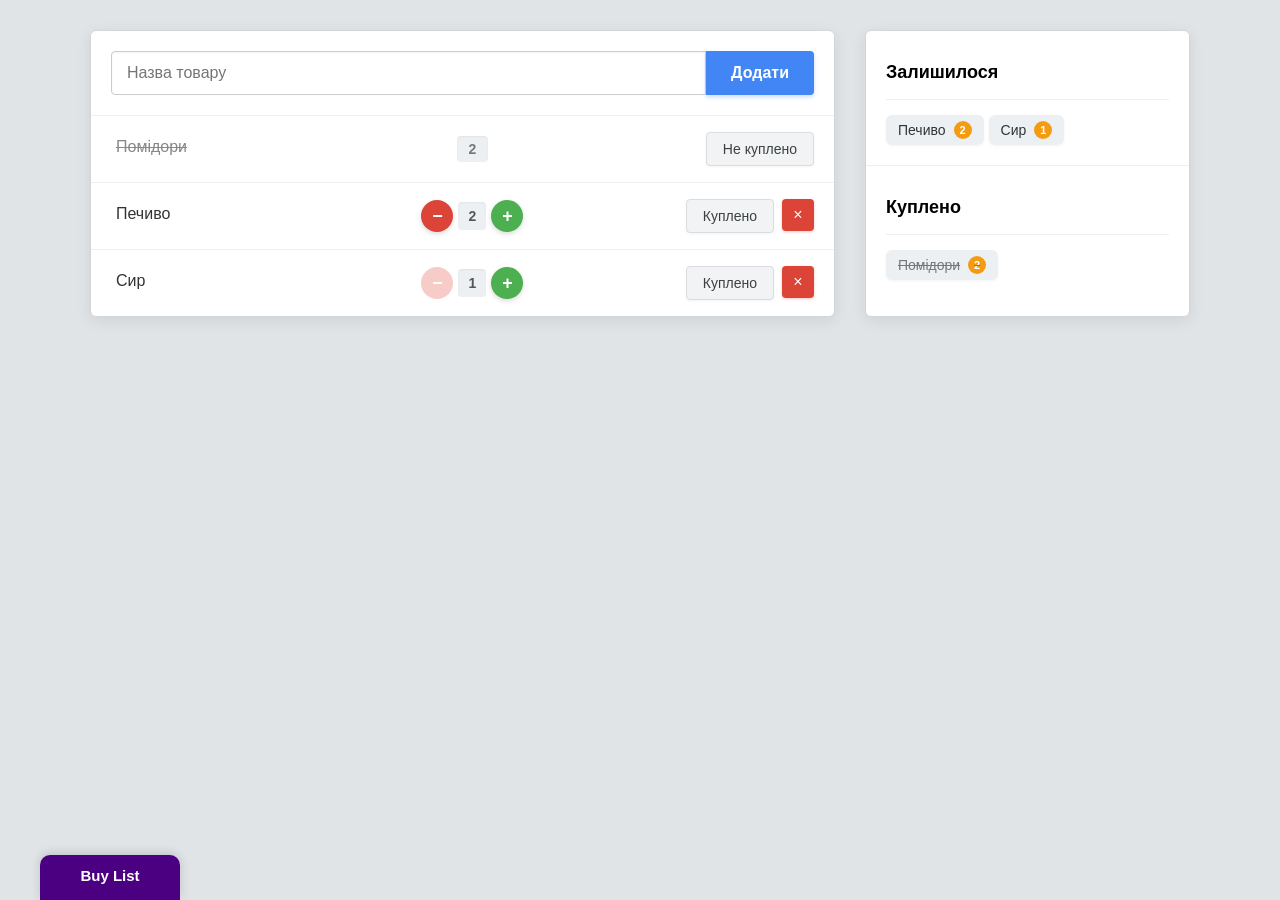
<file: Hw1/index.html>
<!DOCTYPE html>
<html lang="uk">
<head>
    <meta charset="UTF-8">
    <meta name="viewport" content="width=device-width, initial-scale=1.0">
    <title>Buy List</title>
    <link rel="stylesheet" href="main.css">
    <script src="logic.js" defer></script>
</head>
<body>

    <div class="container">
        <main class="card shopping-list">
            <header class="input-section">
                <input type="text" id="new-product-name" placeholder="Назва товару" autofocus>
                <button class="btn-add" id="btn-add-product" data-tooltip="Додати товар">Додати</button>
            </header>

            <div id="products-container"></div>
        </main>

        <aside class="card summary-card">
            <section>
                <h2>Залишилося</h2>
                <div id="remain-container"></div>
            </section>
            
            <section>
                <h2>Куплено</h2>
                <div id="bought-container"></div>
            </section>
        </aside>
    </div>

    <footer class="badge" aria-label="Author">
        <span class="badge-title">Buy List</span>
        <span class="badge-author">Хомініч Катерина</span>
    </footer>
</body>
</html>
</file>
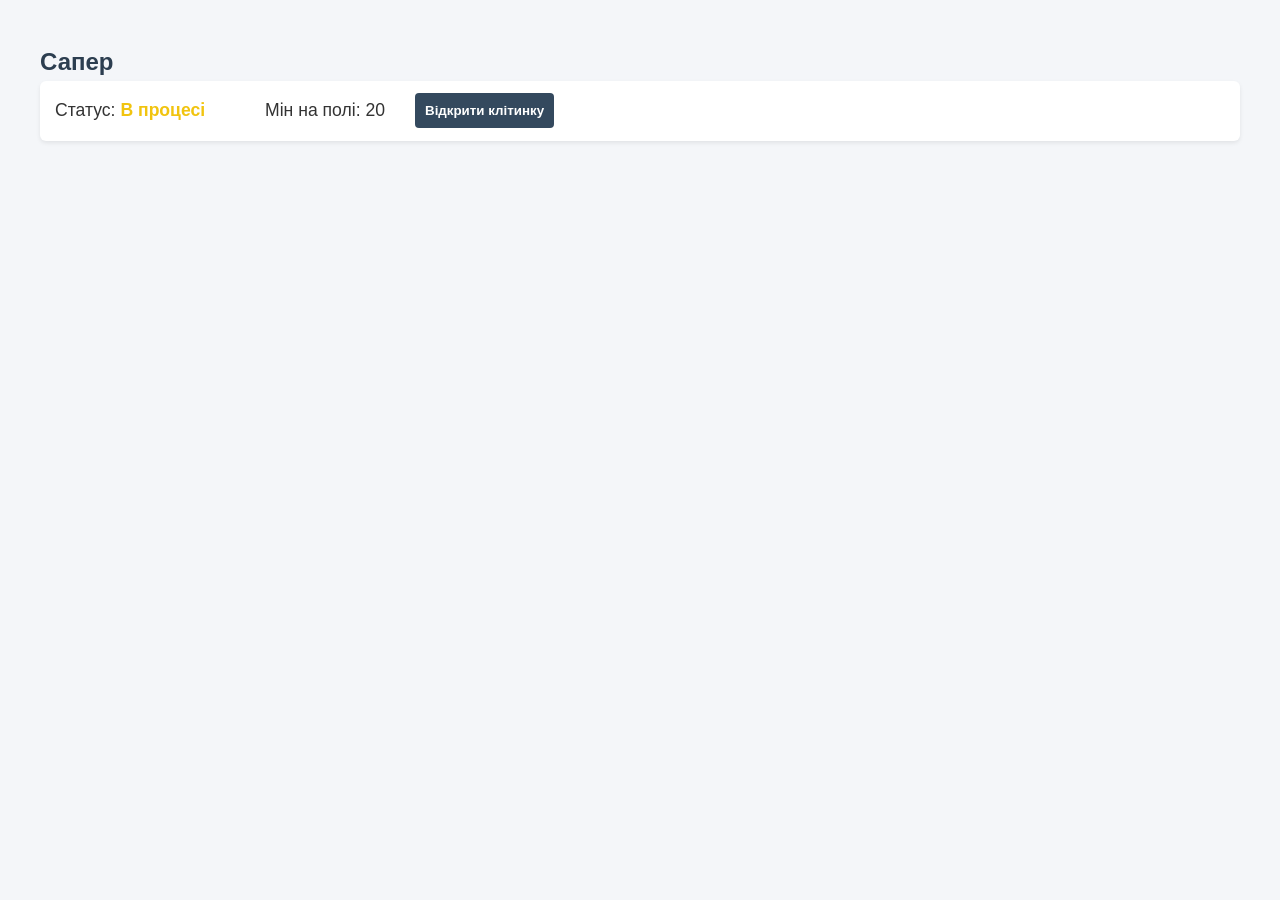
<file: bonus/minesweeper.html>
<!DOCTYPE html>
<html lang="uk">
<head>
    <meta charset="UTF-8">
    <title>Сапер</title>
    
    <link href="https://cdn.webdatarocks.com/latest/webdatarocks.min.css" rel="stylesheet"/>
    <link href="styles.css" rel="stylesheet"/>
    <script src="https://cdn.webdatarocks.com/latest/webdatarocks.js"></script>
</head>
<body>

<div class="container">
    <h2>Сапер</h2> 
    <div id="scoreboard">
        <div class="status-container">Статус: <span id="game-process-status" class="status-process">В процесі</span></div>
        <div>Мін на полі: <span id="mines-count">15</span></div>
        <div>
            <button id="mode-toggle" class="mode-dig" onclick="toggleGameMode()">
                Відкрити клітинку
            </button>
        </div>
        <div>
            <button id="restart-btn" onclick="restartGame()">
                Грати знову?
            </button>
        </div>
    </div>

    <div id="wdr-component"></div>
</div>

    <script src="logic.js"></script>
</body>
</html>
</file>
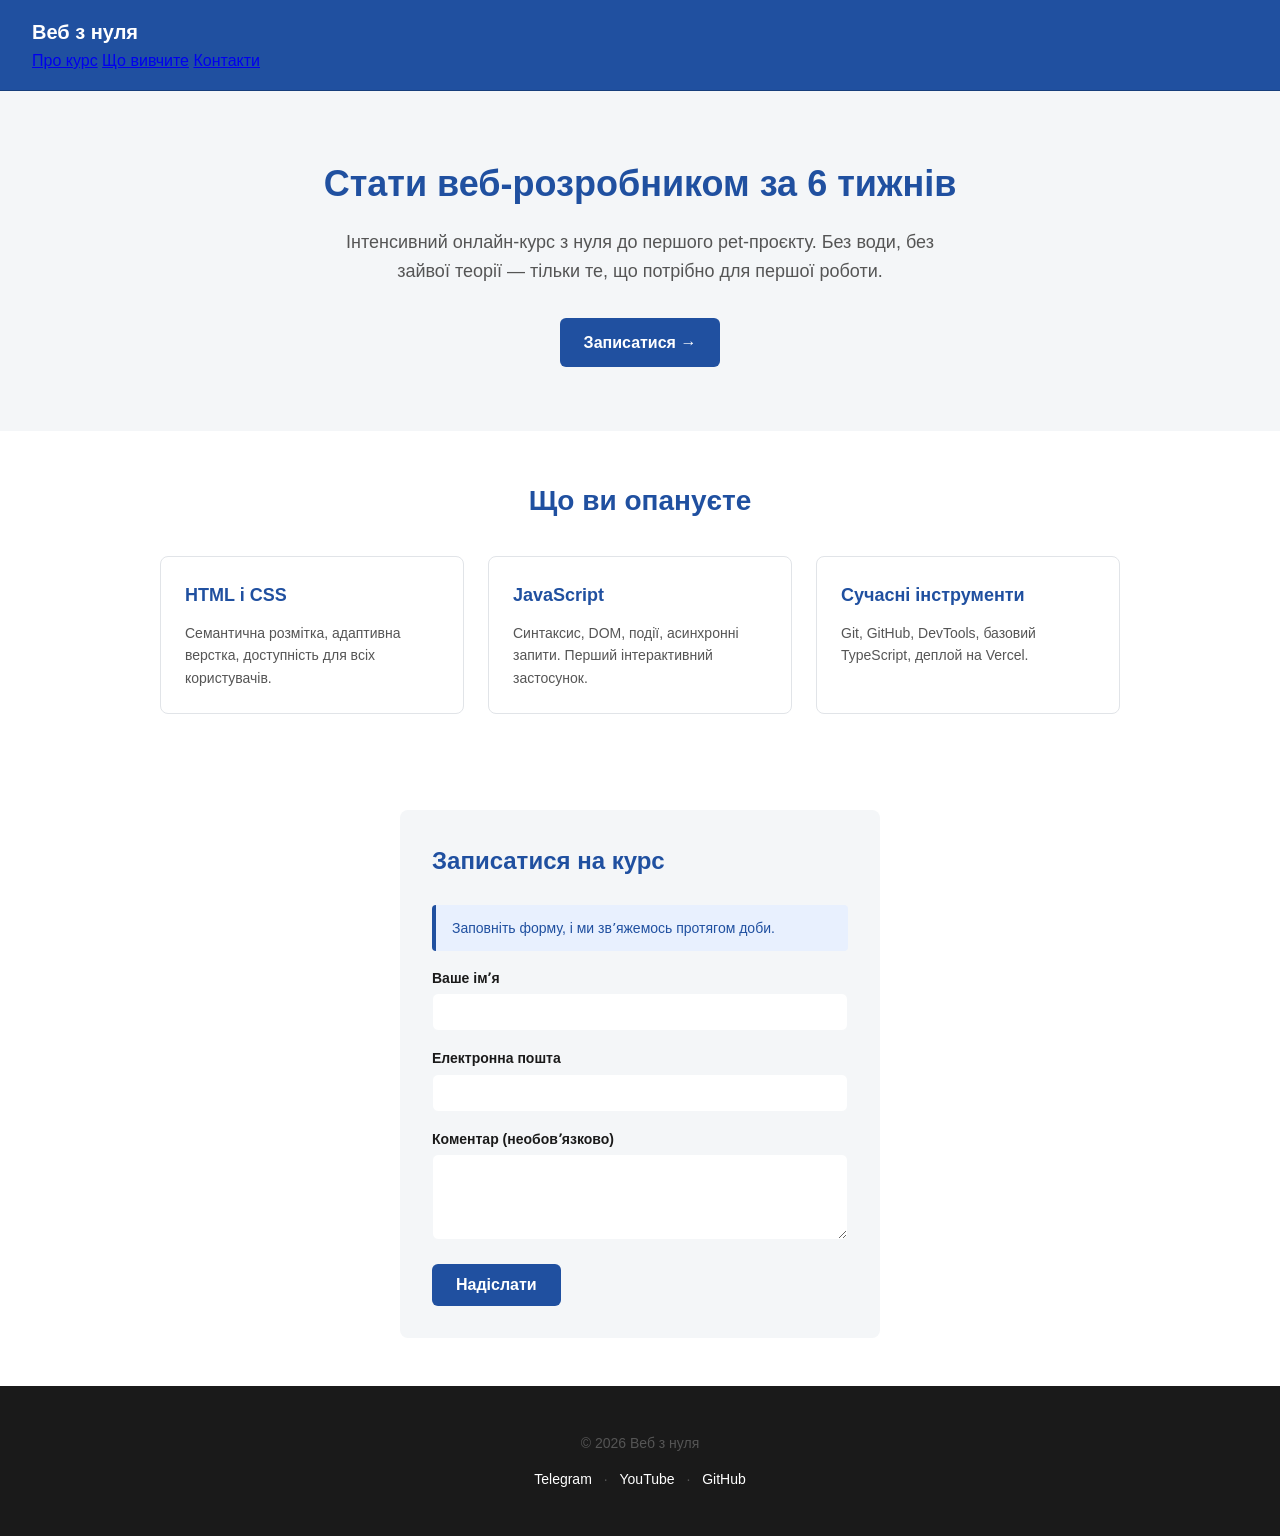
<file: Lab2/legacy_page.html>
<!DOCTYPE html>
<html lang="uk">
<head>
  <meta charset="UTF-8">
  <meta name="viewport" content="width=device-width, initial-scale=1">
  <title>Курс «Веб з нуля» — лендинг</title>
  <link rel="stylesheet" href="legacy.css">
</head>
<body data-theme="light">

  <!-- HTML, який використовує legacy.css.
       Потрібен лише як референс — щоб бачити, як виглядає сторінка
       до і після рефакторингу. Студент змінює тільки legacy.css. -->

  <header class="site-header">
    <h1>Веб з нуля</h1>
    <nav>
      <a href="#hero">Про курс</a>
      <a href="#features">Що вивчите</a>
      <a href="#contact">Контакти</a>
    </nav>
  </header>

  <section class="hero" id="hero">
    <h2>Стати веб-розробником за 6 тижнів</h2>
    <p>Інтенсивний онлайн-курс з нуля до першого pet-проєкту. Без води, без зайвої теорії — тільки те, що потрібно для першої роботи.</p>
    <a href="#contact" class="cta">Записатися →</a>
  </section>

  <section class="features" id="features">
    <h2>Що ви опануєте</h2>
    <div class="grid">
      <div class="feature-card">
        <h3>HTML і CSS</h3>
        <p>Семантична розмітка, адаптивна верстка, доступність для всіх користувачів.</p>
      </div>
      <div class="feature-card">
        <h3>JavaScript</h3>
        <p>Синтаксис, DOM, події, асинхронні запити. Перший інтерактивний застосунок.</p>
      </div>
      <div class="feature-card">
        <h3>Сучасні інструменти</h3>
        <p>Git, GitHub, DevTools, базовий TypeScript, деплой на Vercel.</p>
      </div>
    </div>
  </section>

  <section class="contact-form" id="contact">
    <h2>Записатися на курс</h2>
    <p class="alert alert-info">Заповніть форму, і ми звʼяжемось протягом доби.</p>

    <form>
      <label for="name">Ваше імʼя</label>
      <input type="text" id="name" name="name" required>

      <label for="email">Електронна пошта</label>
      <input type="email" id="email" name="email" required>

      <label for="message">Коментар (необовʼязково)</label>
      <textarea id="message" name="message" rows="4"></textarea>

      <button type="submit">Надіслати</button>
    </form>
  </section>

  <footer class="site-footer">
    <p>© 2026 Веб з нуля</p>
    <p>
      <a href="#">Telegram</a> ·
      <a href="#">YouTube</a> ·
      <a href="#">GitHub</a>
    </p>
  </footer>

</body>
</html>
</file>
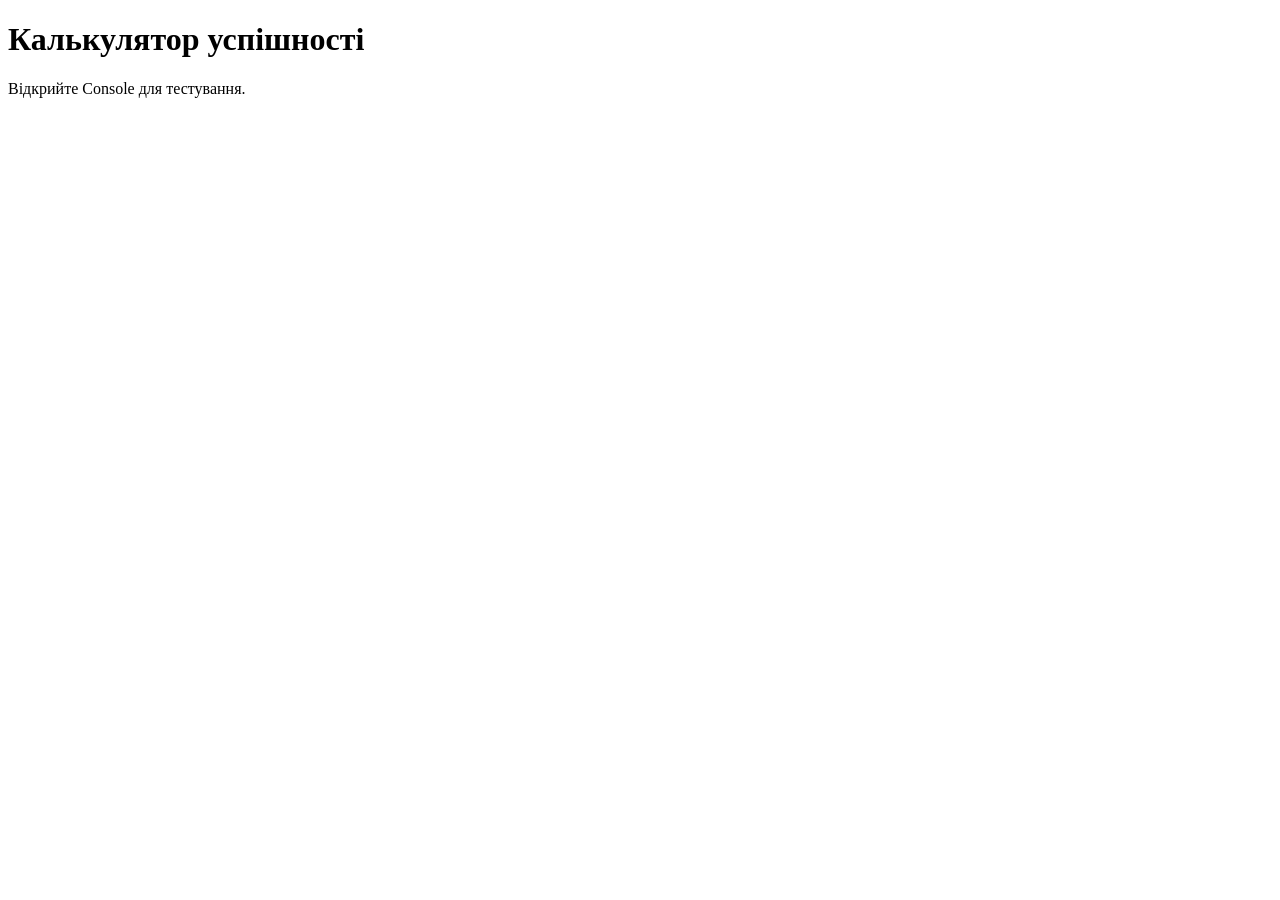
<file: Lab3/grades.html>
<!DOCTYPE html>
<html lang="uk">
<head>
  <meta charset="UTF-8">
  <title>Task 2 — Calc grades</title>
</head>
<body>
  <h1>Калькулятор успішності</h1>
  <p>Відкрийте Console для тестування.</p>
  <script src="grades.js"></script>
</body>
</html>
</file>
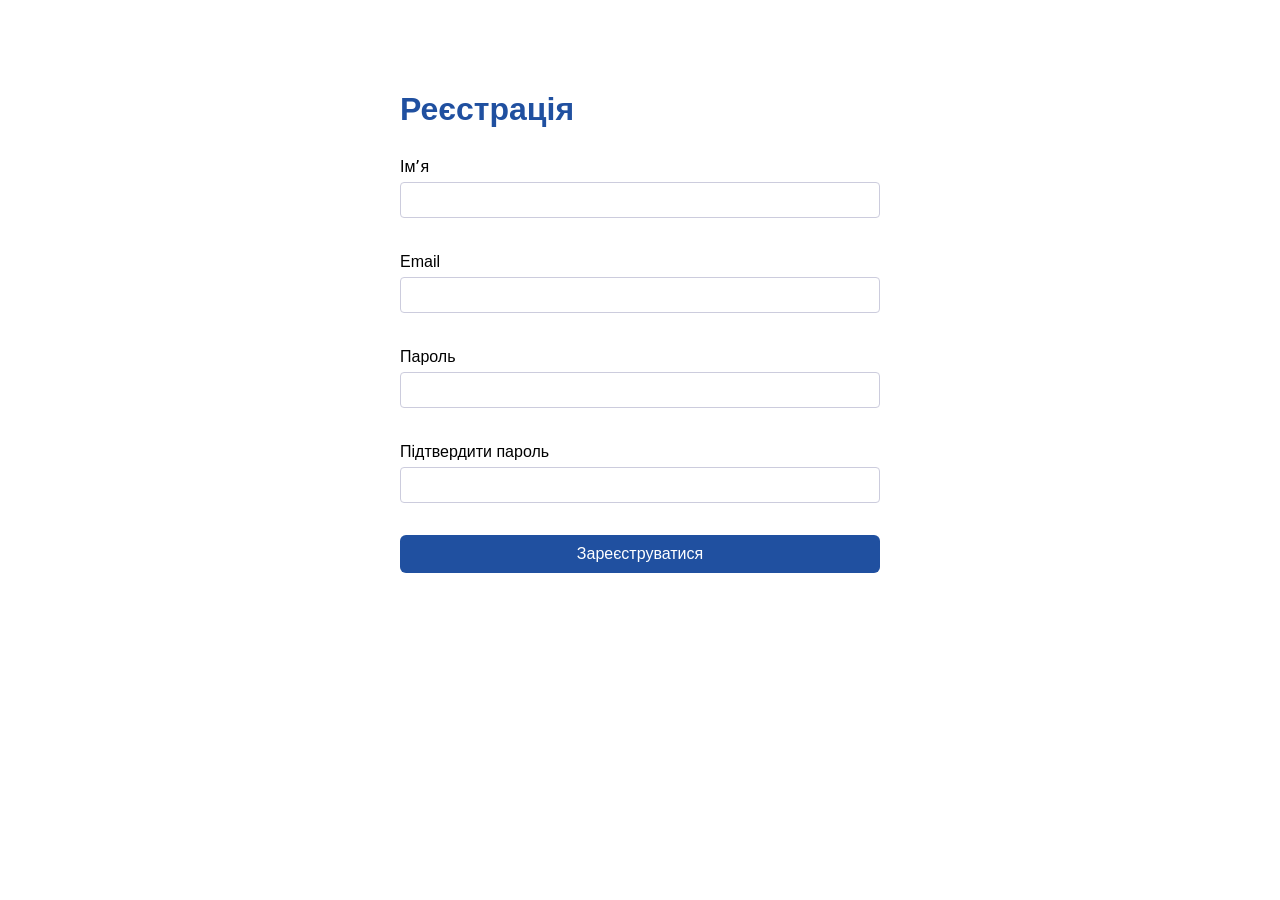
<file: Lab4/page.html>
<!DOCTYPE html>
<html lang="uk">
<head>
  <meta charset="UTF-8">
  <title>Task 7 — Валідатор форми</title>
  <style>
    body { font-family: -apple-system, sans-serif; max-width: 480px; margin: 3rem auto; padding: 1rem; line-height: 1.5; }
    h1 { color: #2050a0; }
    form { display: flex; flex-direction: column; gap: 0.8rem; }
    label { display: flex; flex-direction: column; gap: 3px; }
    input { padding: 8px; border: 1px solid #ccd; border-radius: 4px; font-size: 1rem; }
    input.invalid { border-color: #c33; outline-color: #c33; }
    .error { color: #c33; font-size: 0.85rem; min-height: 1.2em; }
    button {
      background: #2050a0; color: white; padding: 10px;
      border: none; border-radius: 6px; cursor: pointer;
      font-size: 1rem;
    }
  </style>
</head>
<body>

  <h1>Реєстрація</h1>

  <form id="register" novalidate>
    <label>
      Імʼя
      <input name="name" type="text">
      <span class="error" data-for="name"></span>
    </label>

    <label>
      Email
      <input name="email" type="email">
      <span class="error" data-for="email"></span>
    </label>

    <label>
      Пароль
      <input name="password" type="password">
      <span class="error" data-for="password"></span>
    </label>

    <label>
      Підтвердити пароль
      <input name="confirm" type="password">
      <span class="error" data-for="confirm"></span>
    </label>

    <button type="submit">Зареєструватися</button>
  </form>

  <script src="validator.js"></script>
</body>
</html>
</file>
<file: Hw1/main.css>
body { 
    font-family: Arial, sans-serif; 
    background: #e1e4e6; 
    padding: 30px;
    margin: 0;
}

.container { 
    display: flex; 
    gap: 30px; 
    max-width: 1100px; 
    margin: 0 auto;
}

.card { 
    background: white; 
    border-radius: 6px; 
    box-shadow: 0 4px 15px rgba(0,0,0,0.08); 
    border: 1px solid #d3d6d8;
}

.shopping-list { flex: 2.3; }
.summary-card { flex: 1; }

.input-section {
    display: flex;
    padding: 20px;
}

.input-section input {
    flex: 1;
    height: 42px;
    padding: 0 15px;
    border: 1px solid #ccc;
    border-radius: 4px 0 0 4px;
    font-size: 16px;
    outline: none;
    box-shadow: inset 0 1px 2px rgba(0,0,0,0.05);
}

.btn-add {
    background: #4285f4;
    color: white;
    border: none;
    padding: 0 25px;
    font-size: 16px;
    font-weight: bold;
    border-radius: 0 4px 4px 0;
    cursor: pointer;
    box-shadow: 0 2px 4px rgba(66, 133, 244, 0.3);
}

.product-row { 
    display: grid;
    grid-template-columns: 220px auto 200px;
    align-items: center; 
    padding: 15px 20px; 
    border-top: 1px solid #edf0f2; 
}

.product-item {
    font-size: 16px;
    color: #333;
    justify-self: start;
    cursor: pointer;
    padding: 6px 4px;
    border: 1px solid transparent;
    border-radius: 4px;
    display: inline-block;
    max-width: 200px; /*for input*/
    overflow: hidden;
    text-overflow: ellipsis; /*blabla...*/
    white-space: nowrap;
}

.product-item:hover {
    background-color: #f1f3f4;
}

.product-input {
    font-family: Arial, sans-serif;
    font-size: 16px;
    color: #333;
    border: 1px solid #4285f4; 
    border-radius: 4px;
    padding: 5px 10px;
    width: 160px; 
    outline: none;
    background: #fff;
    justify-self: start;
    box-shadow: 0 0 4px rgba(66, 133, 244, 0.2);
}

.row-bought .product-item {
    text-decoration: line-through;
    color: #888;
    cursor: default;
}
.row-bought .product-item:hover { background-color: transparent; }

.number-btn, .number-only {
    grid-column: 2;
    display: flex;
    align-items: center;
    justify-self: center;
}

.number {
    background: #edf0f2;
    color: #555;
    min-width: 28px;
    height: 28px;
    line-height: 28px;
    text-align: center;
    border-radius: 4px;
    font-size: 14px;
    font-weight: bold;
    margin: 0 5px;
    box-shadow: inset 0 1px 2px rgba(0,0,0,0.05);
}

.number-only {
    background: #edf0f2;
    color: #777;
    padding: 5px 12px;
    border-radius: 4px;
    font-size: 14px;
    font-weight: bold;
    box-shadow: inset 0 1px 2px rgba(0,0,0,0.05);
}

.btn-plus-minus { 
    border-radius: 50%; 
    border: none; 
    width: 32px; 
    height: 32px; 
    color: white; 
    cursor: pointer; 
    font-size: 18px;
    font-weight: bold;
    box-shadow: 0 2px 5px rgba(0,0,0,0.15);
}

.btn-minus-color { background: #db4437; }
.btn-plus-color { background: #4caf50; }

.btn-plus-minus:disabled {
    background-color: #f5b7b1 !important;
    opacity: 0.7;
    cursor: not-allowed;
    box-shadow: none;
}

.actions {
    grid-column: 3;
    display: flex;
    justify-content: flex-end;
    gap: 8px;
    justify-self: end;
}

.btn-status {
    background: #f1f3f4;
    color: #3c4043;
    border: 1px solid #dadce0;
    padding: 8px 16px;
    border-radius: 4px;
    cursor: pointer;
    font-size: 14px;
    box-shadow: 0 1px 3px rgba(0,0,0,0.05);
}
.btn-status:hover { background: #e8eaed; }

.btn-remove {
    background: #db4437;
    color: white;
    border: none;
    width: 32px;
    height: 32px;
    border-radius: 4px;
    cursor: pointer;
    font-size: 16px;
    box-shadow: 0 1px 3px rgba(219, 68, 55, 0.3);
}
.btn-remove:hover { background: #c53929; }




.summary-card section {
    padding: 15px 20px;
    border-bottom: 1px solid #edf0f2;
}
.summary-card section:last-child { border-bottom: none; }

.summary-card h2 {
    margin: 0 0 15px 0;
    font-size: 18px;
    color: #000;
    padding: 16px 0px;
    border-bottom: 1px solid #edf0f2;
}

.tag {
    background-color: #edf0f2;
    color: #333;
    display: inline-flex;
    align-items: center;
    gap: 8px;
    padding: 6px 12px;
    border-radius: 6px;
    font-size: 14px;
    font-weight: normal;
    margin-right: 5px;
    margin-bottom: 5px;
    box-shadow: 0 1px 3px rgba(0,0,0,0.05);
}

.strike { text-decoration: line-through; color: #777; }

.amount {
    background-color: #f39c12;
    color: white;
    border-radius: 50%;
    display: inline-block;
    height: 18px;
    width: 18px;
    line-height: 18px;
    text-align: center;
    font-size: 11px;
    font-weight: bold;
}

.badge {
    position: fixed;
    bottom: 0;
    left: 40px;
    background-color: #4B0082;
    color: white;
    border-radius: 10px 10px 0 0;
    overflow: hidden;
    height: 45px;
    width: 140px;
    transition: height 0.4s, background-color 0.4s;
    display: flex;
    flex-direction: column;
    align-items: center;
    padding-top: 12px;
    box-sizing: border-box;
    box-shadow: 0 -2px 10px rgba(0,0,0,0.15);
}

.badge-title { font-weight: bold; font-size: 15px; }

.badge-author { 
    opacity: 0; 
    margin-top: 15px; 
    transition: opacity 0.3s; 
    font-size: 12px; 
    white-space: nowrap;
}

.badge:hover { height: 85px; background-color: #2100b3; }
.badge:hover .badge-author { opacity: 1; }

@media print {
    .badge {
        background: white !important;
        border: 2px solid #4B0082;
        color: black;
        height: auto;
        position: absolute;
        box-shadow: none !important;
    }
    .badge-title { display: none; }
    .badge-author { opacity: 1; }
}

[data-tooltip] { position: relative; }
[data-tooltip]::after {
    content: attr(data-tooltip);
    position: absolute;
    bottom: 0;
    left: 50%;      /*лівий край тексту посередині*/
    transform: translateX(-50%) scale(0); /*центр тексту посередині*/
    background: #4B0082;
    color: white;
    padding: 6px 10px;
    border-radius: 5px;
    font-size: 12px;
    white-space: nowrap;
    transition: all 0.5s ease;
    visibility: hidden;
    opacity: 0;
    z-index: 1000;
}
[data-tooltip]:hover::after {
    visibility: visible;
    opacity: 1;
    transform: translateX(-50%) scale(1);
    bottom: 120%;
}

@media (max-width: 650px) {
    .container { flex-direction: column; padding: 10px; }
    .product-row { grid-template-columns: 1fr; gap: 10px; text-align: center; }
    .number-btn, .number-only, .actions { grid-column: 1; justify-content: center; justify-self: center; }
}
</file>
<file: bonus/styles.css>
body {
    font-family: 'Segoe UI', Tahoma, Geneva, Verdana, sans-serif;
    background-color: #f4f6f9;
    color: #333;
    padding: 20px;
}
.container {
    max-width: 1200px;
    margin: 0 auto;
}
h2 {
    color: #2c3e50;
    margin-bottom: 5px;
}
#scoreboard {
    background-color: #fff;
    padding: 15px;
    border-radius: 6px;
    margin-bottom: 20px;
    box-shadow: 0 2px 4px rgba(0,0,0,0.08);
    display: flex;
    gap: 30px;
    font-size: 1.1rem;
    align-items: center;
    height: 60px;
    box-sizing: border-box;
}

#scoreboard .status-container {
    min-width: 180px;
    display: inline-block;
}

#scoreboard div:last-child {
    margin-left: auto;
}

.status-win { color: #2ecc71; font-weight: bold; }
.status-lose { color: #e74c3c; font-weight: bold; }
.status-process { color: #f1c40f; font-weight: bold; }
        
#wdr-component {
    box-shadow: 0 4px 12px rgba(0,0,0,0.1);
    border-radius: 6px;
}

#wdr-component .wdr-grid-layout .wdr-cell {
    height: 60px;
    padding: 0
}

#wdr-component .wdr-grid-layout .wdr-header {
    font-size: 1.1rem;
    font-weight: bold;
}

#mode-toggle {
    padding: 10px;
    font-weight: bold;
    cursor: pointer;
    border: none;
    border-radius: 4px;
    transition: background-color 0.2s ease, color 0.2s ease;
}

.mode-dig {
    background-color: #34495e;
    color: #fff;
}

.mode-flag {
    background-color: #f1c40f;
    color: #000;
}

#restart-btn {
    display: none;
    padding: 10px 15px;
    font-weight: bold;
    cursor: pointer;
    background-color: transparent;
    color: #080808;
    border: 1px solid #080808;
    border-radius: 4px;
}
</file>
<file: Lab2/legacy.css>
/*
  legacy.css — стилі лендингу з hardcoded значеннями.
  Завдання 3: рефакторинг через CSS-змінні + темна тема.

  Студент має:
  1. Виділити дизайн-токени в :root (≥ 10 змінних).
  2. Замінити hardcoded значення на var(--name).
  3. Додати [data-theme="dark"] перевизначення для темної теми.
  4. Перевірити, що нічого не зламалось у світлій темі.
*/
:root {
    --color-bg: #ffffff;
    --color-bg-muted: #f4f6f8;
    --color-crd_border: #e1e4e8;
    --color-bg-dark: #1a1a1a;
    --color-text: #1a1a1a;
    --color-text-muted: #555555;
    --color-text-contrast: #ffffff;
    --color-primary: #2050a0;
    --color-primary-hover: #173e7c;
    --color-accent: #ffcc44;
  
    --color-alert-bg: #fff7e6;
    --color-alert-text: #b85c00;

    --space-tn: 12px;
    --space-sm: 16px;
    --space-md: 24px;
    --space-lg: 32px;
    --space-xl: 48px;
    --space-xxl: 64px;

    --radius-sm: 4px;
    --radius-main: 6px;
    --radius-lg: 8px;

    --font-size-xs: 14px;
    --font-size-base: 16px;
    --font-size-lg: 18px;
    --font-size-xl: 20px;
    --font-size-xxl: 24px;
    --font-size-title: 28px;
    --font-size-hero: 36px;
}

body[data-theme="dark"] {
    --color-bg: #121212;
    --color-bg-muted: #1e2124;
    --color-bg-dark: #0a0a0a;
    --color-text: #f0f4f8;
    --color-text-muted: #a0aec0;
    --color-primary: #4a86e8;
    --color-primary-hover: #3572d4;
    --color-accent: #ffd566;
  
    --color-alert-bg: #2d1f00;
    --color-alert-text: #ff9933;
}

* {
  box-sizing: border-box;
}

body {
  margin: 0;
  font-family: 'Helvetica Neue', Arial, sans-serif;
  font-size: var(--font-size-base);
  line-height: 1.6;
  color: var(--color-text);
  background: var(--color-bg);
}

/* === Header === */
.site-header {
  background: var(--color-primary);
  color: var(--color-text-contrast);
  padding: var(--space-sm) var(--space-lg);
  border-bottom: 1px solid var(--color-primary-hover);
}

.site-header h1 {
  margin: 0;
  font-size: var(--font-size-xl);
  color: var(--color-text-contrast);
}

.site-header nav a > div.class {
  color: var(--color-text-contrast);
  text-decoration: none;
  margin-left: var(--space-sm);
  font-size: var(--font-size-xs);
}

.site-header nav a:hover {
  color: var(--color-accent);
}

/* === Hero === */
.hero {
  background: var(--color-bg-muted);
  padding: var(--space-xxl) var(--space-lg);
  text-align: center;
  color: var(--color-text);
}

.hero h2 {
  font-size: var(--font-size-hero);
  margin: 0 0 var(--space-sm);
  color: var(--color-primary);
}

.hero p {
  font-size: var(--font-size-lg);
  max-width: 600px;
  margin: 0 auto var(--space-lg);
  color: var(--color-text-muted);
}

.hero .cta {
  display: inline-block;
  padding: var(--space-tn) var(--space-md);
  background: var(--color-primary);
  color: var(--color-text-contrast);
  border-radius: var(--radius-main);
  text-decoration: none;
  font-weight: 600;
  font-size: var(--font-size-base);
}

.hero .cta:hover {
  background: var(--color-primary-hover);
}

/* === Features === */
.features {
  padding: var(--space-xl) var(--space-lg);
  background: var(--color-bg);
}

.features h2 {
  text-align: center;
  font-size: var(--font-size-title);
  margin: 0 0 var(--space-lg);
  color: var(--color-primary);
}

.features .grid {
  display: grid;
  grid-template-columns: repeat(3, 1fr);
  gap: var(--space-md);
  max-width: 960px;
  margin: 0 auto;
}

.feature-card {
  background: var(--color-bg);
  border: 1px solid var(--color-crd_border);
  border-radius: var(--radius-lg);
  padding: var(--space-md);
  color: var(--color-text);
}

.feature-card h3 {
  margin: 0 0 var(--space-tn);
  color: var(--color-primary);
  font-size: var(--font-size-lg);
}

.feature-card p {
  margin: 0;
  color: var(--color-text-muted);
  font-size: var(--font-size-xs);
}

/* === Alert === */
.alert {
  padding: var(--space-tn) var(--space-sm);
  background: var(--color-alert-bg);
  color: var(--color-alert-text);
  border-left: 4px solid var(--color-alert-text);
  border-radius: var(--radius-sm);
  margin: var(--space-sm) 0;
  font-size: var(--font-size-xs);
}

.alert-info {
  background: #e8f0fe;
  color: var(--color-primary);
  border-left-color: var(--color-primary);
}
body[data-theme="dark"] .alert-info {
  background: #102a43;
  border-left-color: var(--color-primary);
}

.alert-success {
  background: #e6f7eb;
  color: #2a8a4a;
  border-left-color: #2a8a4a;
}
body[data-theme="dark"] .alert-success {
  background: #0b2e13;
  color: #52c41a;
  border-left-color: #52c41a;
}

/* === Form === */
.contact-form {
  max-width: 480px;
  margin: var(--space-xl) auto;
  padding: var(--space-lg);
  background: var(--color-bg-muted);
  border-radius: var(--radius-lg);
}

.contact-form h2 {
  margin: 0 0 var(--space-md);
  color: var(--color-primary);
  font-size: var(--font-size-xxl);
}

.contact-form label {
  display: block;
  margin-bottom: 4px;
  color: var(--color-text);
  font-size: var(--font-size-xs);
  font-weight: 600;
}

.contact-form input,
.contact-form textarea {
  width: 100%;
  padding: 10px var(--space-tn);
  border: 1px solid var(--color-bg-muted);
  border-radius: var(--radius-main);
  font-size: var(--font-size-xs);
  background: var(--color-bg);
  color: var(--color-text);
  margin-bottom: var(--space-sm);
}

.contact-form input:focus,
.contact-form textarea:focus {
  outline: 2px solid var(--color-primary);
  outline-offset: 1px;
}

.contact-form button {
  background: var(--color-primary);
  color: var(--color-text-contrast);
  padding: var(--space-tn) var(--space-md);
  border: none;
  border-radius: var(--radius-main);
  font-size: var(--font-size-base);
  font-weight: 600;
  cursor: pointer;
}

.contact-form button:hover {
  background: var(--color-primary-hover);
}

/* === Footer === */
.site-footer {
  background: var(--color-bg-dark);
  color: var(--color-text-muted);
  padding: var(--space-lg);
  text-align: center;
  font-size: var(--font-size-xs);
}

.site-footer a {
  color: var(--color-text-contrast);
  text-decoration: none;
  margin: 0 8px;
}

.site-footer a:hover {
  color: var(--color-accent);
}
</file>
